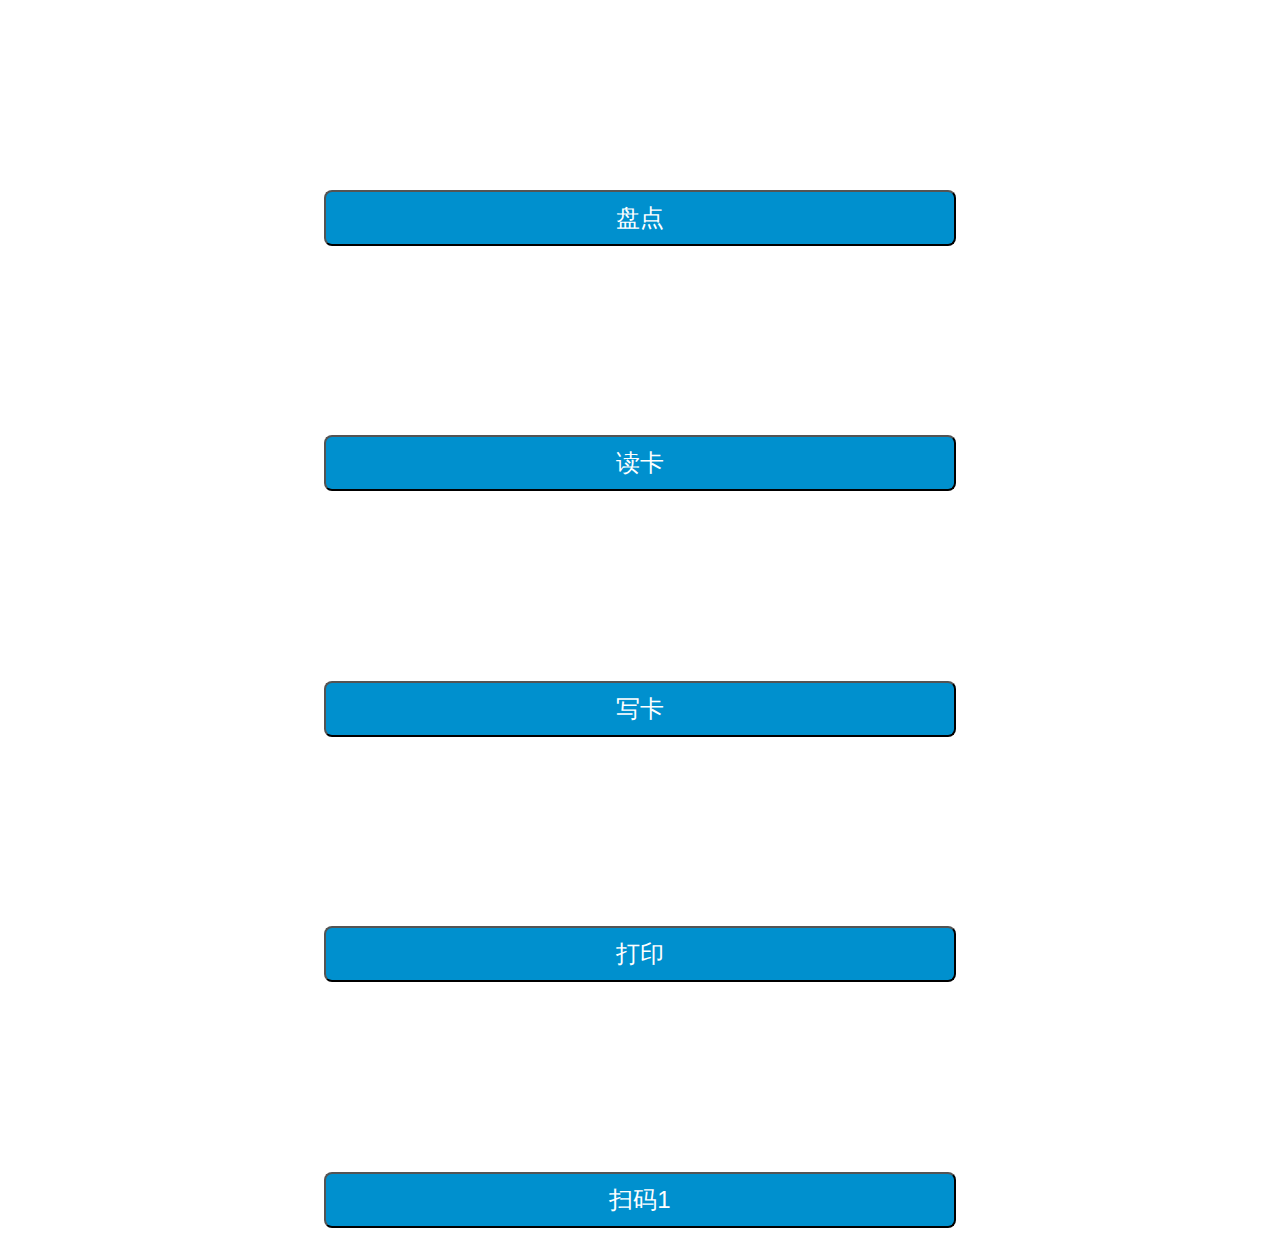
<file: app/src/main/assets/apps/H53986791/www/index.html>
<!DOCTYPE html>
<html>
<head>
	<meta charset="UTF-8">
	<meta name="viewport" content="width=device-width,initial-scale=1,minimum-scale=1,maximum-scale=1,user-scalable=no" />
	<title></title>
	<script src="./js/mui.min.js"></script>
	<link href="./css/mui.min.css"/>
	<style>
	        html{
	            font-size: calc(100vw / 3.75);
	        }
	        body{
	            position:relative;
	        }
	        .banner{
	        	height:100%;
	        }
    		.btn{
    			border-radius: 8px;
    			font-size: 24px;
    			background-color: #0090CE;
    			color: #ffffff;
    			display:block;
    			width: 50%;
				padding: 10px 0 10px;
				outline: none;
    			text-align: center;
    			margin: 0 auto;
    			margin-top: 15%;
    		}
    		.box{
    			border: 1px solid #cccccc;
    		    display:none;
    		    width:2.4rem;
    		    height:3rem;
    		    position:absolute;
    		    top:50%;
    		    left:50%;
    		    margin-left:-1.2rem;
    		    margin-top:-1.5rem;
    		    border-radius:10px;
    		    background-color: #0090CE;
    		}
    		.writeCard{
    			background-color: #0090CE;
    			padding-left:0.1rem;
    			border: 1px solid #cccccc;
    		    display:none;
    		    width:2.4rem;
    		    height:3rem;
    		    position:absolute;
    		    top:50%;
    		    left:50%;
    		    margin-left:-1.2rem;
    		    margin-top:-1.5rem;
    		    border-radius:10px;
    		}
    		.writeCard p{
    			width:95%;
    			height:15%;
    			font-size:0.2rem;
    			position:relative;
    		}
    		.writeCard input{
    			position: absolute;
				width: 1.5rem;
				height: 0.25rem;
				right: 0;
				top: 0;
    		}
    		.btnNode{
    			margin-top:0.1rem;
    			height:25%;
    			position:relative;
    		}
    		.btnNode button{
    			position:absolute;
    			display:inline-block;
    			width:30%;
    			height:50%;
    			top:0.1rem;
    		}
    		.btn1{
    			left:5%;
    		}
    		.btn2{
    			right:5%;
    		}
    	</style>
</head>
<body>
<div class="banner">
	<button class="btn" onclick="Inventory()">盘点</button>
	<button class="btn" onclick="readCard()">读卡</button>
	<button class="btn" onclick="writeCard()">写卡</button>
	<button class="btn" onclick="printCard()">打印</button>
	<button class="btn" onclick="upload()">扫码1</button>
</div>
<div class="box">
	<textarea id="area" style="display:block;height:80%;width:90%;margin:0.1rem auto;" placeholder="请进行手机上的扫码功能~"></textarea>
	<button onclick="closeCard()" style="display:block;width:50%;fontSize:0.2rem;margin:0 auto;">关闭</button>
</div>
<div class="writeCard">
	<p>
		项目：
		<input type="text" id="project">
	</p>
	<p>
		线号：
		<input type="text" id="lineNumber">
	</p>
	<p>
		单管号：
		<input type="text" id="singleNumber">
	</p>
	<div class="btnNode">
		<button class="btn1" onclick="scanq()">扫码1</button>
		<button class="btn2" onclick="done()">写入</button>
	</div>
</div>
<script>
			var activity;
			var UHFService;
			var UHFServiceObj;
			var serviceObj;
			var scanObj;
			var arr = [];
			var scanService;
			var dataArr = [];
			var valStr;
			mui.plusReady(function(){
				activity = plus.android.runtimeMainActivity();
				UHFService = plus.android.importClass("com.epc.uhf.UHFService");
				UHFServiceObj = new UHFService();
				serviceObj  = UHFServiceObj.getService(activity); // 数据对象
				scanObj = plus.android.importClass("com.scandecode.inf.ScanInterface");
				scanService = new scanObj(); // 实例化扫描对象
				plus.android.invoke(scanService,"initService","false"); // 初始扫描服务
			});
			function Inventory(){
				plus.android.invoke(serviceObj,"openDev"); // 设备上电
                var dataObj = plus.android.implements("com.speedata.libuhf.interfaces.OnSpdInventoryListener",{
                    "getInventoryData":function(val){
                    	//if(arr.join("").indexOf(plus.android.invoke(val,"getEpc")) == -1){
                    	//	arr.push(plus.android.invoke(val,"getEpc"));
                    	//}
                    	plus.android.invoke(serviceObj,"inventoryStop");  // 停止盘点
                    	valStr = plus.android.invoke(val,"getEpc");
                    	alert("user数据："+plus.android.invoke(val,"getTid"));
                    }
                });
                plus.android.invoke(serviceObj,"setOnInventoryListener",dataObj); //盘点数据监听
                plus.android.invoke(serviceObj,"inventoryStart"); // 开始盘点
			}
			function readCard(){
			//qinhui  读卡方法示例 // 参数1: int;  0:status 读取状态，成功与否 ;1= byte[] EPCData 目标卡片EPC;2=byte[] ReadData 读到的数据;3=int EPCLen EPC长度;4=int DataLen 读到的数据长度;5=int RSS 信号强度
			//参数2： 16 按16进制数据读取
				var dataObj1 = plus.android.invoke(UHFServiceObj,"getCarData",1,16); // 选卡
				alert(dataObj1);
            }
            function writeCard(){
            //qinhui 写卡方法示例 参数1: 要写入卡片的数据 参数2： 16 按16进制数据写入
            	var dataObj2 = plus.android.invoke(UHFServiceObj,"WriteCar","1 1 1 ",16);
            	alert(dataObj2);
            	//document.querySelector(".writeCard").style.display = "block";
            	//document.querySelector(".banner").style.opacity = 0.1;
				//plus.android.invoke(serviceObj,"setAntennaPower",8); //设置天线功率
				//plus.android.invoke(serviceObj,"getAntennaPower"); //读取当前天线功率值
				//plus.android.invoke(serviceObj,"setFreqRegion",1); //设置频率区域
				//plus.android.invoke(serviceObj,"getFreqRegion"); //获取当前频率区域
				//plus.android.invoke(serviceObj,"setPassword",1,"00000000","11111111"); //设置密码
				//plus.android.invoke(serviceObj,"setLock",1,2,"11111111"); //锁卡
				//plus.android.invoke(serviceObj,"setInvMode",0,2,"11111111"); //设置盘点模式
				//plus.android.invoek(serviceObj,"getInvMode",1); //获取盘点模式信息
            }
            function printCard(){
				alert("你想打印什么?");
            }
            function upload(){
           		alert("Test：qinhui0");
				plus.android.invoke(UHFServiceObj,"scanOne");
				alert("Test：qinhui");
               // document.querySelector(".box").style.display = "block";
               // document.querySelector(".banner").style.opacity = 0.1;
               // document.querySelector("#area").focus();
            }
            function closeCard(){
            	document.querySelector(".box").style.display = "none";
            	document.querySelector(".banner").style.opacity = 1;
            }
            function done(){
            	var projectNode = document.getElementById("project").value;
				var lineNode = document.getElementById("lineNumber").value;
				var singleNode = document.getElementById("singleNumber").value;
				var projectArr = projectNode.split("");
				var lineArr = lineNode.split("");
				var singleArr = singleNode.split("");
				if(projectNode.length == 0){
					mui.toast("请填写项目");
				}else if(lineNode.length == 0){
					mui.toast("请填写线号");
				}else if(singleNode.length == 0){
					mui.toast("请填写单管号");
				}else{
					for(var i =0;i<projectArr.length;i++){
						projectArr[i] = projectArr[i].charCodeAt();
					}
					projectArr.push(32);
					for(var k =0;k<lineArr.length;k++){
						lineArr[k] = lineArr[k].charCodeAt();
					}
					lineArr.push(32);
					for(var j =0;j<singleArr.length;j++){
						singleArr[j] = singleArr[j].charCodeAt();
					}
					singleArr.push(32);
					var messageArr = projectArr.concat(lineArr).concat(singleArr);
					alert(messageArr);
					var dataObj = plus.android.implements("com.speedata.libuhf.interfaces.OnSpdWriteListener",{
						"getWriteData":function(val){
							alert("写入成功："+plus.android.invoke(val,"getEPCData"));
							document.querySelector(".writeCard").style.display = "none";
							document.querySelector(".banner").style.opacity = 1;
						}
					})
					dataObj2 = plus.android.invoke(UHFServiceObj,"WriteCar",messageArr)
					//plus.android.invoke(serviceObj,"setOnWriteListener",dataObj); //写数据监听
					//plus.android.invoke(serviceObj,"writeArea",3,0,22,"00000000",messageArr); //写卡
				}
            }
            function scanq(){
            	alert("Test：qinhui0");
				plus.android.invoke(UHFServiceObj,"scanOne");
				alert("Test：qinhui");
            }
		</script>
</body>
</html>
</file>
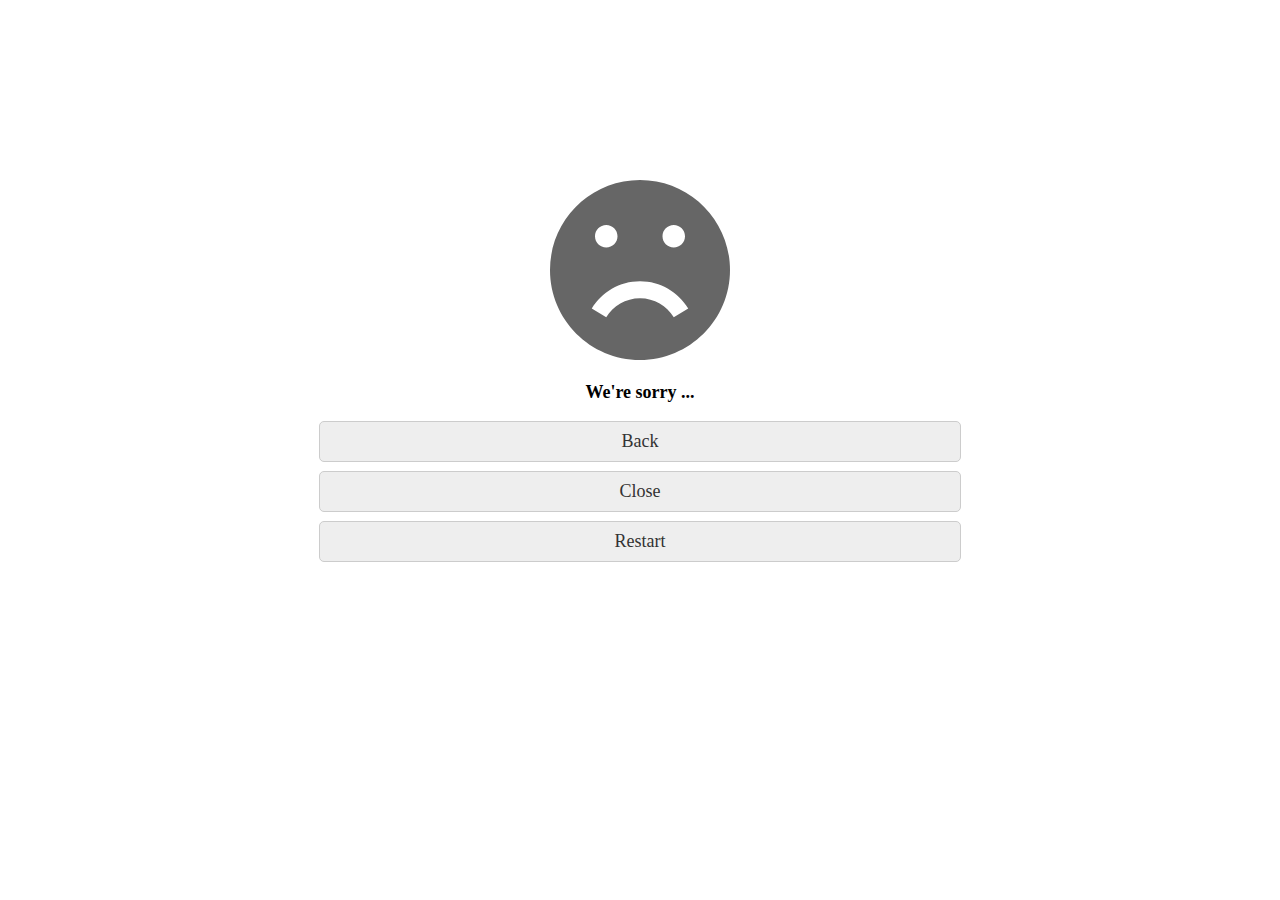
<file: app/src/main/assets/data/dcloud_error.html>
<!DOCTYPE html>
<html>
<head>
    <meta charset="utf-8"/>
    <meta name="viewport" content="initial-scale=1.0, maximum-scale=1.0, user-scalable=no"/>
	<meta name="HandheldFriendly" content="true"/>
	<meta name="MobileOptimized" content="320"/>
	<title>Error</title>
	<script type="text/javascript">
// H5 plus事件处理
var ws=null;
function plusReady(){
	// Android处理返回键
	plus.key.addEventListener('backbutton',function(){
		(history.length==1)&&ws.close();
		var c=setTimeout(function(){
			ws.close();
		},1000);
		window.onbeforeunload=function(){
			clearTimeout(c);
		}
		history.go(-2);
	},false);
	ws=plus.webview.currentWebview();
}
if(window.plus){
	plusReady();
}else{
	document.addEventListener('plusready',plusReady,false);
}
document.addEventListener('touchstart',function(){
    return false;
},true);
// 禁止选择
document.oncontextmenu=function(){
	return false;
};
// 获取错误信息
document.addEventListener("error",function(e){
	info.innerText="请求的页面（"+e.url+"）无法打开";
	console.log("请求的页面无法打开："+e.href);
},false);
	</script>
	<style>
*{
	-webkit-user-select: none;
}
html,body{
	margin: 0px;
	padding: 0px;
	width: 100%;
	height: 100%;
	text-align: center;
	word-break: break-all;
	-webkit-touch-callout:none;
	-webkit-tap-highlight-color:rgba(0,0,0,0);
}
.button{
	width: 50%;
	font-size: 18px;
	font-weight: normal;
	text-decoration: none;
	text-align: center;
	padding: .5em 0em;
	margin: .5em auto;
	color: #333333;
	background-color: #EEEEEE;
	border: 1px solid #CCCCCC;
	-webkit-border-radius: 5px;
	border-radius: 5px;
}
.button:active{
	background-color: #CCCCCC;
}
	</style>
</head>
<body>
	<div style="width:100%;height:20%;"></div>
	<svg xmlns="http://www.w3.org/2000/svg" version="1.1" viewBox="0 0 512 512" style="height:20%;width:30%"> 
	<g id="icomoon-ignore">
		<line stroke-width="1" x1="" y1="" x2="" y2="" stroke="#449FDB" opacity=""></line>
	</g>
	<path d="M256 0c-141.385 0-256 114.615-256 256s114.615 256 256 256 256-114.615 256-256-114.615-256-256-256zM352 128c17.673 0 32 14.327 32 32s-14.327 32-32 32-32-14.327-32-32 14.327-32 32-32zM160 128c17.673 0 32 14.327 32 32s-14.327 32-32 32-32-14.327-32-32 14.327-32 32-32zM352.049 390.37c-19.587-32.574-55.272-54.37-96.049-54.37s-76.462 21.796-96.049 54.37l-41.164-24.698c27.98-46.535 78.958-77.672 137.213-77.672s109.232 31.137 137.213 77.672l-41.164 24.698z" fill="#666666"></path>
    </svg>
	<p style="font-size:18px;font-weight:bolder;">We're sorry ...</p>
	<p id="info" style="font-size:12px;"></p>
	<!--<div class="button" onclick="history.back()">Retry</div>-->
	<div class="button" onclick="if(history.length == 1){ws.close();}else{ws.back();ws.back();}">Back</div>
	<div class="button" onclick="ws.close()">Close</div>
	<div class="button" onclick="plus.runtime.restart()">Restart</div>
</body>
</html>
</file>
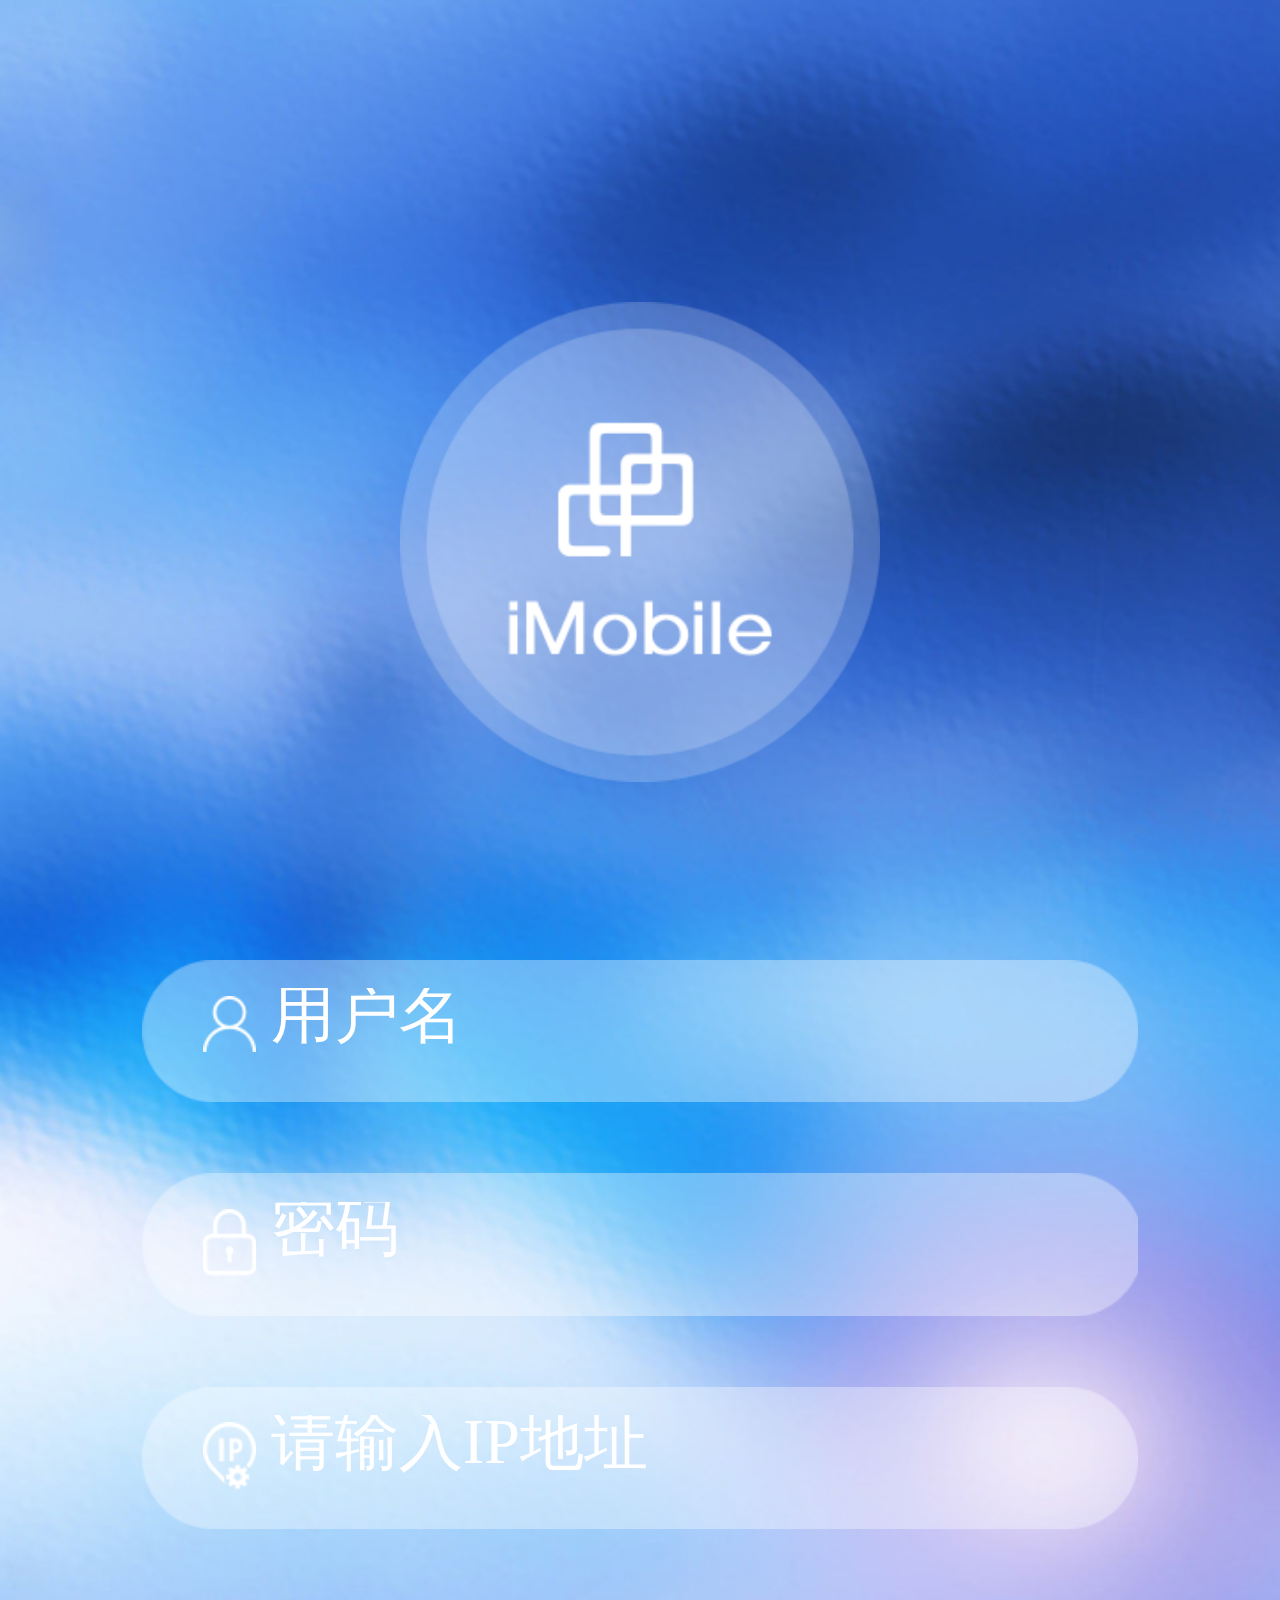
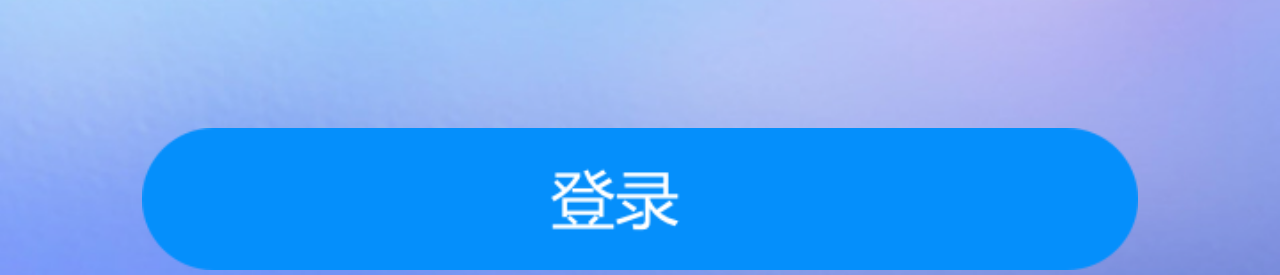
<file: app/src/main/assets/apps/H53986791/www/index1.html>
<!DOCTYPE html>
<html ng-app="LiuHua" manifest="manifest.appcache">
<head>
    <meta charset="utf-8">
    <meta name="viewport" content="width=device-width,initial-scale=1,minimum-scale=1,maximum-scale=1,user-scalable=no" />
	<title></title>
	<script type="text/javascript" src="./js/angular.js"></script>
    <script type="text/javascript" src="./js/mui.min.js"></script>
    <script type="text/javascript" src="./js/config.js"></script>
    <link href="./css/mui.min.css" rel="stylesheet"/>
    <style>
    		html{
    			height: 100%;
    		}
			body{
				background: url('./img/bj.png') no-repeat;
				background-size: cover;
				height: 100%;
			}
			.imgs{
				margin-top: 0;
				width: 100%;
				height: 4.4rem;
			}
			.logo{
				width: 2.7rem;
				position: relative;
				top: 1.7rem;
				left: 50%;
				margin-left: -1.35rem;
			}
			.user,.pass{
				width: 5.6rem;
				height: 0.8rem;
				background: url('./img/userBorder.png');
				background-size: cover;
				margin: 0 auto;
				position: relative;
			}
			.user{
				margin-top: 1rem;
			}
			.pass{
				margin-top: 0.4rem;
			}
			.icon{
				width: 0.3rem;
				position: absolute;
				left: 0.34rem;
				top: 0.2rem;
			}
			.icon1{
				height: 0.32rem;
			}
			.icon2{
				height: 0.38rem;
			}
			input{
				position: absolute;
				width: 4.6rem !important;
				height: 0.48rem !important;
				left: 0.64rem;
				top: 0.16rem;
				border: none !important;
				outline:none !important;
				background-color: transparent !important;
			}
			input::-webkit-input-placeholder{
				color: #FFFFFFFF;
				font-family: MicrosoftYaHei;
				font-size: 0.36rem;
				line-height: 0.48rem;
			}
			.login{
				width: 5.6rem;
				height: 0.8rem;
				position: relative;
				margin-top: 1.12rem;
				left: 50%;
				margin-left: -2.8rem;
			}
		</style>

    <script type="text/javascript" charset="utf-8">
    	document.documentElement.style.fontSize = document.documentElement.clientWidth / 720*100 + 'px';
	</script>
</head>
<body ng-controller="MyLogin">
	<div class="imgs">
		<img class="logo" src="./img/logo.png" />
	</div>
	<div class="user">
		<img class="icon1 icon" src="./img/username.png" />
		<input type="text" ng-model="username" placeholder="用户名" />
	</div>
	<div class="pass">
		<img class="icon2 icon" src="./img/password.png" />
		<input type="password" ng-model="pass" placeholder="密码" />
	</div>
	
	<div class="pass">
		<img class="icon2 icon" src="./img/ip.png">
		<input type="text" class="" placeholder="请输入IP地址" ng-model="ipname"/>
	</div>
	<img class="login" ng-click="login()" src="./img/button.png" />
	<script>
		angular.module('LiuHua',[])
		.controller("MyLogin",function($scope){
			mui.plusReady(function(){
				var activity = plus.android.runtimeMainActivity();
				var UHFService = plus.android.importClass("com.epc.uhf.UHFService");
				var UHFServiceObj = new UHFService();
				var serviceObj  = UHFServiceObj.getService(activity);
				//=====================盘点
				//plus.android.invoke(serviceObj,"openDev"); // 设备上电 0
				//plus.android.invoke(serviceObj,"inventoryStart"); // 开始盘点
				//var dataObj = plus.android.implements("com.speedata.libuhf.interfaces.",{
				//	"getInventoryData":function(val){
				//		alert('1111==========='+plus.android.invoke(val,"getEpc"));
				//	}
				//});
				//plus.android.invoke(serviceObj,"setOnInventoryListener",dataObj);
				//plus.android.invoke(serviceObj,"inventoryStop"); // 停止盘点
				//=====================读卡
				//plus.android.invoke(serviceObj,"readArea",[1,2,6,"00000000"]);
				var messages = plus.android.implements("com.speedata.libuhf.interfaces.OnSpdReadListener",{
					"getReadData":function(data){
						alert('2222===========');
					}
				})
				alert(messages);
				alert(plus.android.invoke(serviceObj,"selectCard",[1,2,true]));
				plus.android.invoke(serviceObj,"setOnReadListener",messages);
				//var pw = new ser(ser.PowerType.MAIN, 94);
				//var stt = plus.android.runtimeMainActivity();
				//var mContext = stt.getApplicationContext();
				//alert("mContext======"+mContext);
				//var dlg = plus.android.importClass("com.speedata.libuhf.UHFManager");
				//var sss = dlg.getUHFService(stt.this);
				//alert("sss==="+sss);
				//var fac = plus.android.importClass("com.speedata.libuhf.utils.SharedXmlUtil");
				//var fas = fac.getInstance(mContext).read("modle", "");
				//alert("fas=="+fas);
				//var version = plus.android.importClass("android.os.Build");
				//var vers = version.MODEL;
				//alert("vers===="+vers);
				//var facl = plus.android.importClass("com.speedata.libuhf.utils.ConfigUtils");
				//var fasl = facl.readConfig(mContext).getUhf().getModule();
				//alert("fas1==="+fasl);
				//var ser = plus.android.importClass("android.serialport.DeviceControlSpd");
				//alert("ser====="+ser);
				//var pw = new ser(ser.PowerType.MAIN, 94);
				//alert("pw==========="+pw);
				//pw.PowerOnDevice();
				//var power = powerOn(ser.PowerType.MAIN, 94);
				//alert("power======"+power);
				//var str = new dlg();
				//var sss = str.getUHFService(stt.this);
				//var sss = plus.android.invoke(str,"getUHFService",stt.this);
				//var dlgd = plus.android.newObject("com.speedata.libuhf.UHFManager");
				//var str = plus.android.invoke(dlgd,"getUHFService",stt.this);
				//alert(str);
			})
			/*var clientId;
			var u = navigator.userAgent;
			if(u.indexOf("iPhone") > -1){
				var t1 = window.setInterval(function(){
					clientId = plus.push.getClientInfo().clientid;
					if(clientId){
						window.clearInterval(t1);
						openHome();
					}
				},50);
			}else{
				mui.plusReady(function(){
					clientId = plus.push.getClientInfo().clientid;
				})
			}
			function openHome(){
				if($scope.username.length == 0){
					mui.toast("请输入用户名");
				}else if($scope.pass.length == 0){
					mui.toast("请输入密码");
				}else if($scope.ipname.length == 0){
					mui.toast("请输入ip地址");
				}else{
					localStorage.setItem("ipName",$scope.ipname);
					mui.plusReady(function(){
						var wt = plus.nativeUI.showWaiting();
						var xhr = new plus.net.XMLHttpRequest();
						xhr.onreadystatechange = function(){
							switch ( xhr.readyState ) {
								case 4:
								if ( xhr.status == 200 ) {
									var accessToken = JSON.parse(xhr.responseText).access_token;
									var refreshToken = JSON.parse(xhr.responseText).refresh_token;
									localStorage.setItem("refreshToken",refreshToken);
									var value = "Bearer "+accessToken;
									var expiresIn = JSON.parse(xhr.responseText).expires_in;
									localStorage.setItem("expiresIn",expiresIn);
									localStorage.setItem("userName",$scope.username);
									localStorage.setItem("passWord",$scope.pass);
									localStorage.setItem("accessToken",value);
									var newXhr = new plus.net.XMLHttpRequest();
									newXhr.onreadystatechange = function(){
										switch(newXhr.readyState){
											case 4:
											if(newXhr.status == 200){
												var xhrClient = new plus.net.XMLHttpRequest();
												xhrClient.onreadystatechange = function(){
													switch(xhrClient.readyState){
														case 4:
														if(xhrClient.status == 200){
															var userNameCnNode = JSON.parse(newXhr.responseText).userNameCn;
															var authorityNode = JSON.parse(newXhr.responseText).authorities[0].authority;
															localStorage.setItem("scan","");
															localStorage.setItem("userNameCn",userNameCnNode);
															localStorage.setItem("authority",authorityNode);
															mui.toast("登录成功~");
															mui.openWindow({
																url:'html/home.html',
																id:'home.html'
															});
															wt.close();
														}
													}
												}
												xhrClient.open("GET",$scope.ipname+"/setClientId/"+$scope.username+"/"+clientId,false);
												xhrClient.send(null);
											}
										}
									}
									newXhr.open("GET",$scope.ipname+"/sso/user",false);
//									newXhr.open("GET","http://192.168.0.2:8888/sso/user",false);
	//								newXhr.open("GET","http://10.192.24.90:80/sso/user",false);
									newXhr.setRequestHeader("Authorization",value);
									newXhr.send(null);
								} else {
									mui.toast("请输入正确的用户名和密码");
									wt.close();
								}
								break;
							}
						}
						xhr.open("POST",$scope.ipname+"/sso/oauth/token",false);
//						xhr.open("POST","http://192.168.0.2:8888/sso/oauth/token",false);
	//					xhr.open("POST","http://10.192.24.90:80/sso/oauth/token",false);
						xhr.setRequestHeader("Content-Type","application/x-www-form-urlencoded");
						xhr.setRequestHeader("Authorization","Basic aW1vYmlsZTppbW9iaWxlc2VjcmV0");
						var datas = 'grant_type=password&scope=imobile&client_id=imobile&username='+$scope.username+'&password='+$scope.pass;
						xhr.send(datas);
					})
				}
			}
			var userName = localStorage.getItem('userName');
			var passWord = localStorage.getItem('passWord');
			var ipName = localStorage.getItem('ipName');
			$scope.$watch('$viewContentLoaded',function(){
				if(userName != null && passWord != null && ipName != null){
					$scope.username = userName;
					$scope.pass = passWord;
					$scope.ipname = ipName;
					openHome();
				}else{
					$scope.username = "";
					$scope.pass = "";
					$scope.ipname = "http://10.192.24.92:80";
//					$scope.ipname = "http://124.42.16.82:9081";
				}
			})
			$scope.login = function(){
				openHome();
			};*/
		})
	</script>
</body>
</html>
</file>
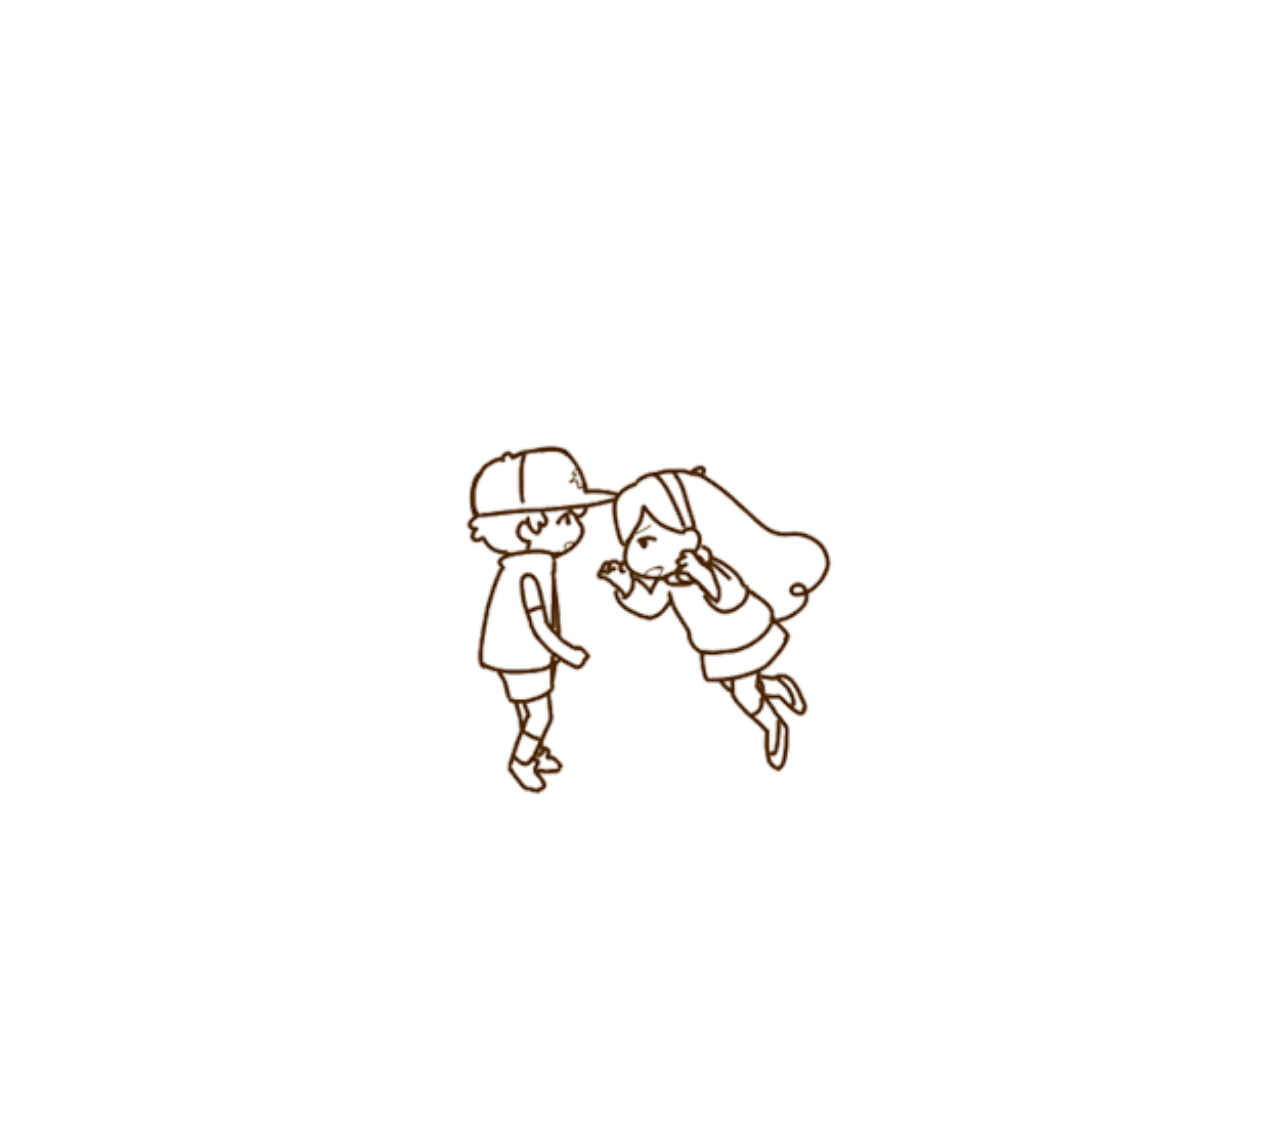
<file: app/src/main/assets/apps/H53986791/www/offline.html>
<!DOCTYPE html>
<html>
<head>
	<meta charset="UTF-8">
	<meta name="viewport" content="width=device-width,initial-scale=1,minimum-scale=1,maximum-scale=1,user-scalable=no"
	<title></title>
	<style>
			html{
				font-size: calc(100vw / 3.75);
			}
			img{
				display: block;
				margin: 20% auto;
				width: 3rem;
				opacity: 1;
			}
	</style>
</head>
<body>
<img src="img/offline1.gif">
</body>
</html>
</file>
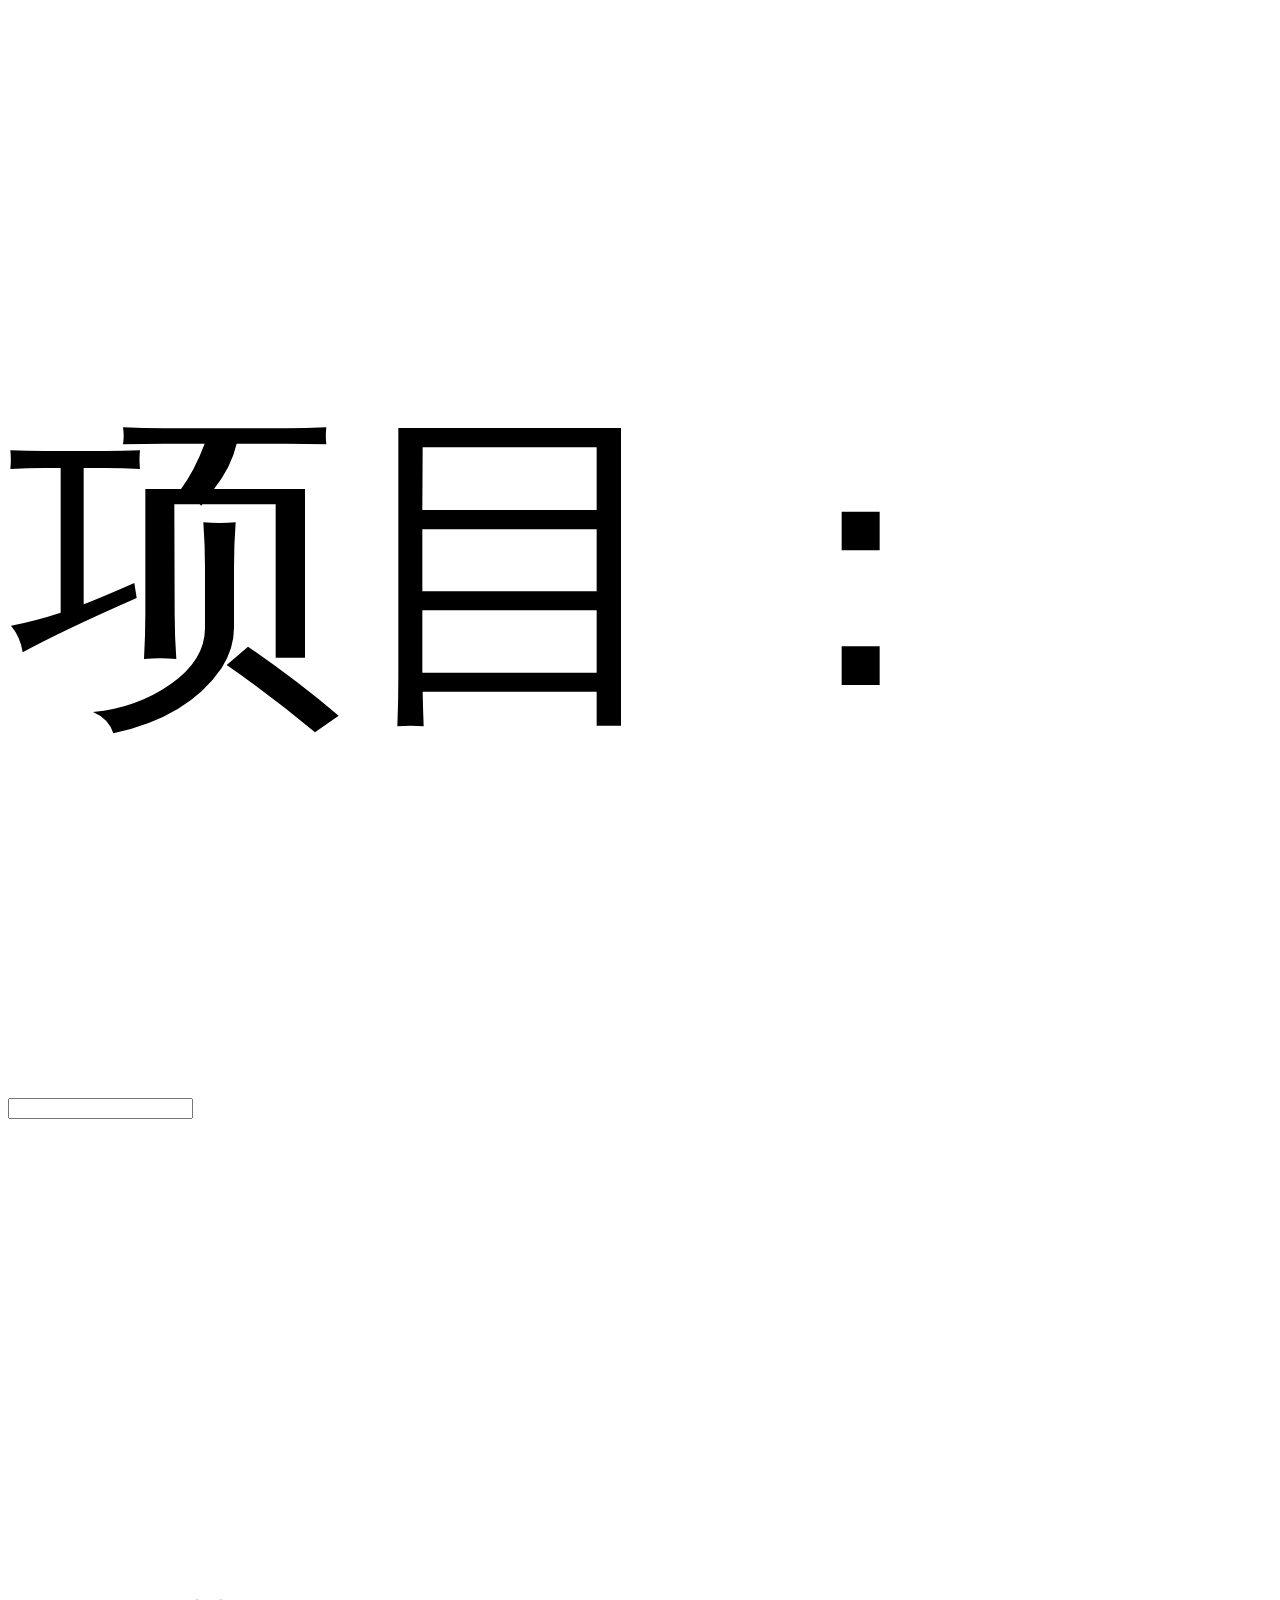
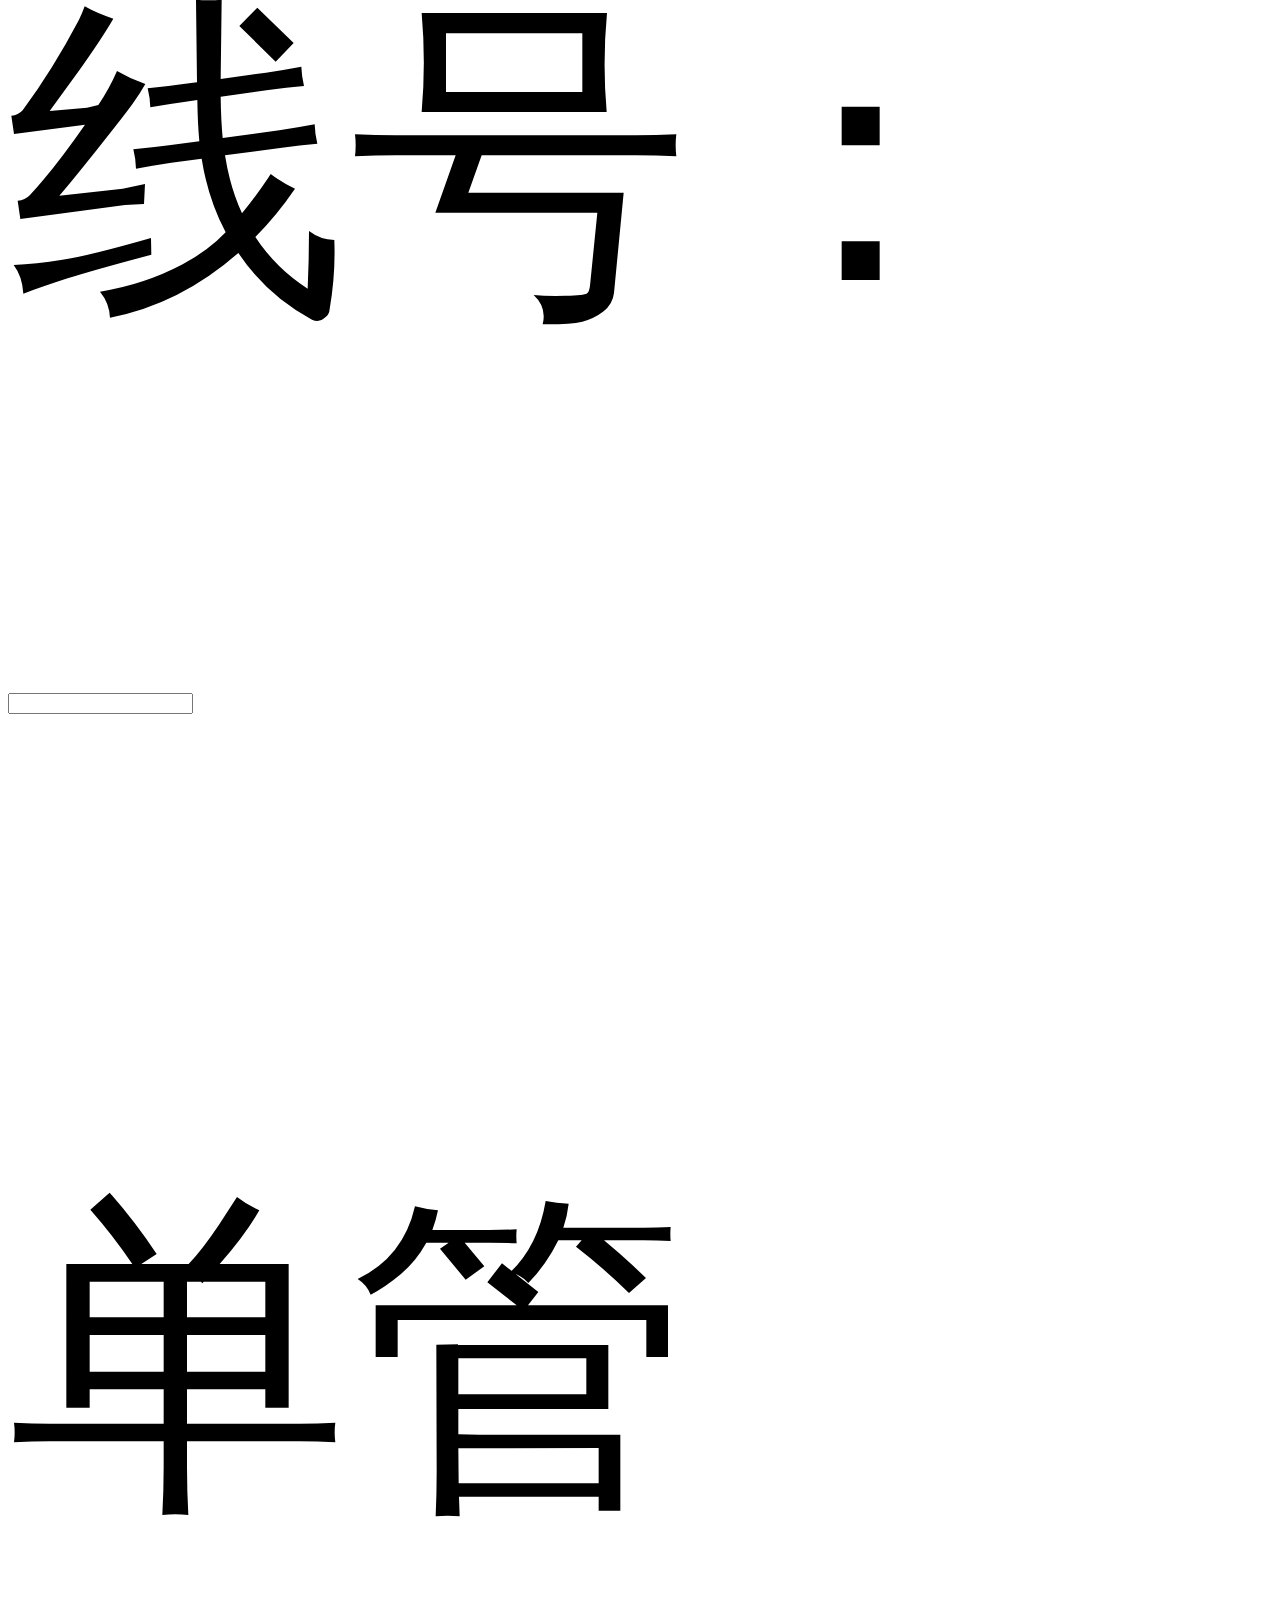
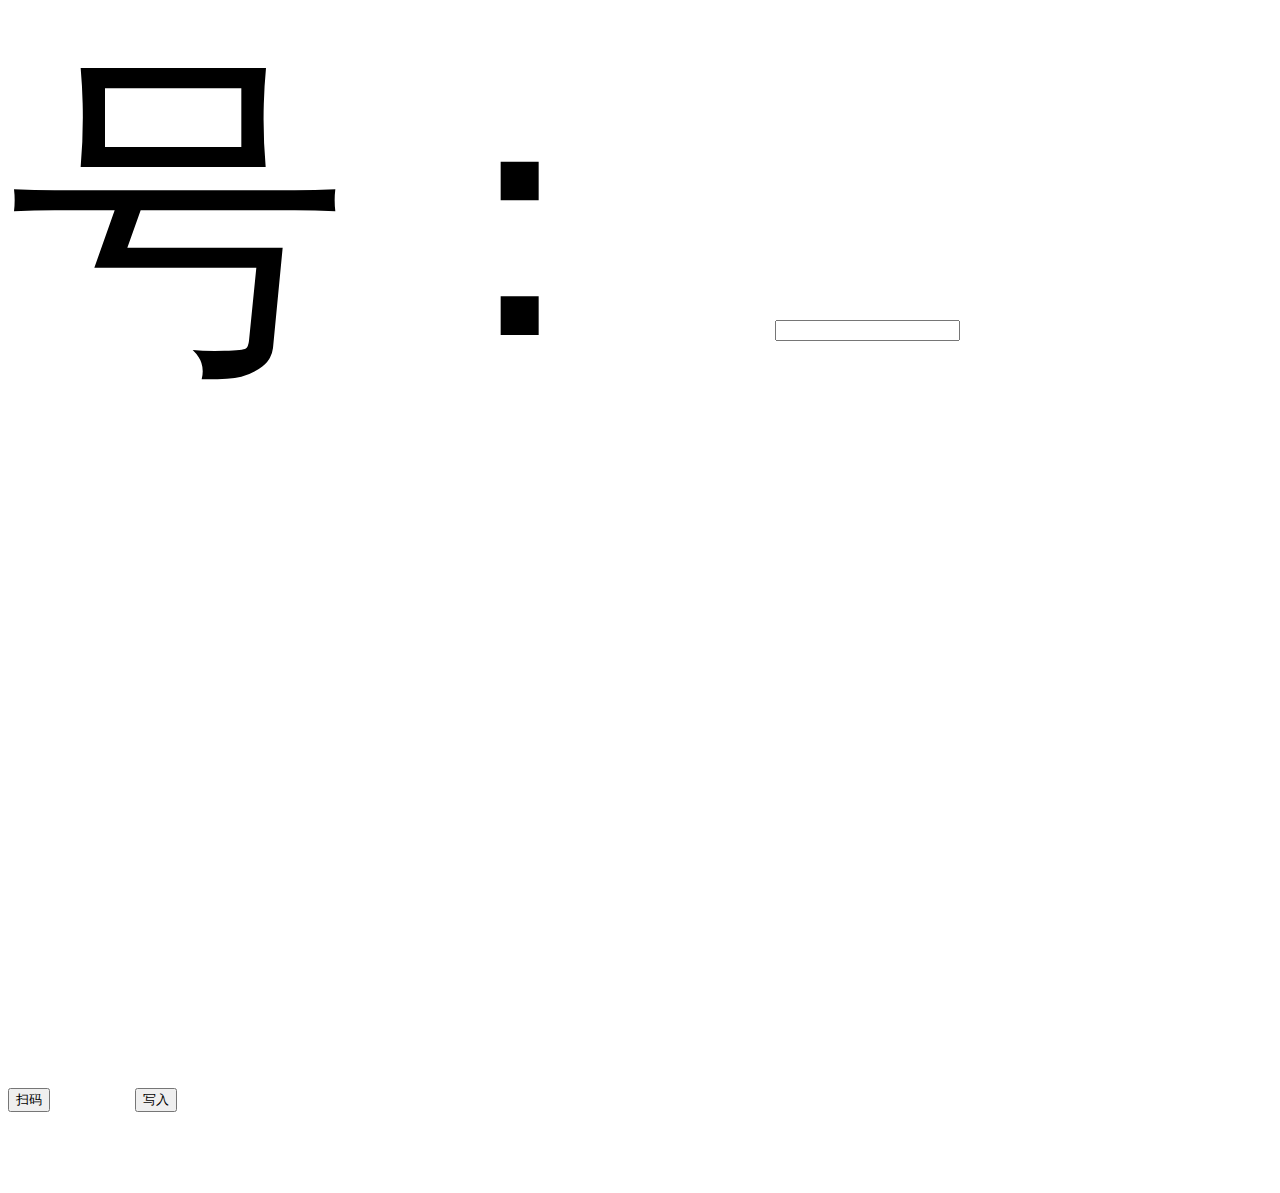
<file: app/src/main/assets/apps/H53986791/www/writeCard.html>
<!DOCTYPE html>
<html>
<head>
    <meta charset="UTF-8">
    <meta name="viewport" content="width=device-width,initial-scale=1,minimum-scale=1,maximum-scale=1,user-scalable=no"
    <title></title>
    <script src="./js/mui.min.js"></script>
    <link href="./css/mui.min.css"/>
    <style>
			html{
				font-size: calc(100vw / 3.75);
			}
	</style>
</head>
<body>
    <p>
        项目：
        <input type="text" id="project">
    </p>
    <p>
        线号：
        <input type="text" id="lineNumber">
    </p>
    <p>
        单管号：
        <input type="text" id="singleNumber">
    </p>
    <button onclick="scan()">扫码</button>
    <button onclick="done()">写入</button>
<script>
    var projectNode = document.getElementById("#project");
    var lineNode = document.getElementById("#lineNumber");
    var singleNode = document.getElementById("#singleNumber");
    function (){
        if(projectNode.length == 0){
            mui.toast("请填写项目");
        }else if(lineNode.length == 0){
            mui.toast("请填写线号");
        }else if(singleNode.length == 0){
            mui.toast("请填写单管号");
        }else{
            plus.android.invoke(serviceObj,"writeArea",3,2,2,"00000000",[2,2,2,2]); //写卡
            var dataObj = plus.android.implements("com.speedata.libuhf.interfaces.OnSpdWriteListener",{
                "getWriteData":function(val){
                    alert("写入成功："+plus.android.invoke(val,"getEPCData"));
                }
            })
            plus.android.invoke(serviceObj,"setOnWriteListener",dataObj); //写数据监听
        }
    }
</script>
</body>
</html>
</file>
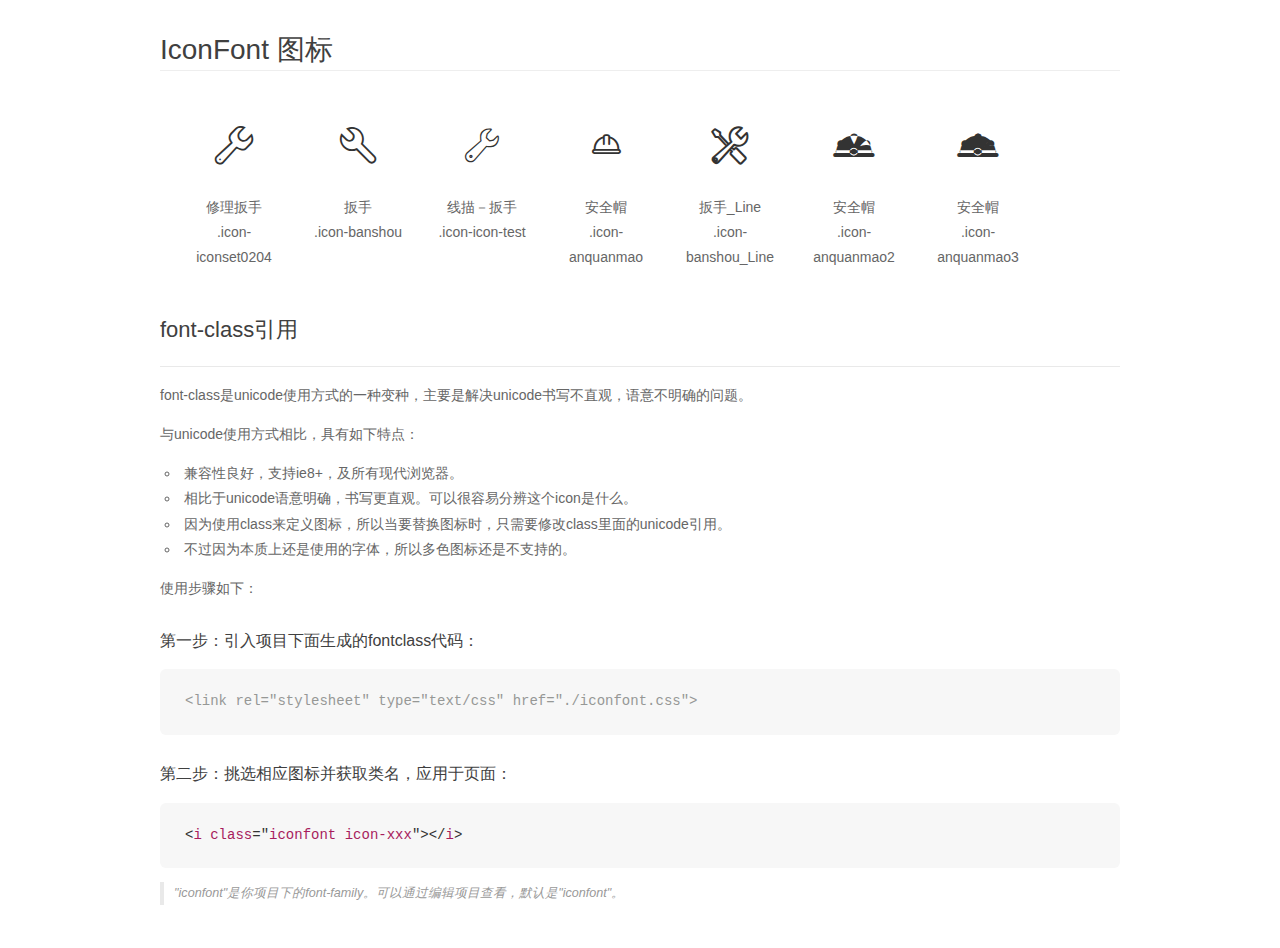
<file: app/src/main/assets/apps/H53986791/www/iconFont/demo_fontclass.html>
<!DOCTYPE html>
<html>
<head>
    <meta charset="utf-8"/>
    <title>IconFont</title>
    <link rel="stylesheet" href="demo.css">
    <link rel="stylesheet" href="iconfont.css">
</head>
<body>
    <div class="main markdown">
        <h1>IconFont 图标</h1>
        <ul class="icon_lists clear">
            
                <li>
                <i class="icon iconfont icon-iconset0204"></i>
                    <div class="name">修理扳手</div>
                    <div class="fontclass">.icon-iconset0204</div>
                </li>
            
                <li>
                <i class="icon iconfont icon-banshou"></i>
                    <div class="name">扳手</div>
                    <div class="fontclass">.icon-banshou</div>
                </li>
            
                <li>
                <i class="icon iconfont icon-icon-test"></i>
                    <div class="name">线描－扳手</div>
                    <div class="fontclass">.icon-icon-test</div>
                </li>
            
                <li>
                <i class="icon iconfont icon-anquanmao"></i>
                    <div class="name">安全帽</div>
                    <div class="fontclass">.icon-anquanmao</div>
                </li>
            
                <li>
                <i class="icon iconfont icon-banshou_Line"></i>
                    <div class="name">扳手_Line</div>
                    <div class="fontclass">.icon-banshou_Line</div>
                </li>
            
                <li>
                <i class="icon iconfont icon-anquanmao2"></i>
                    <div class="name">安全帽</div>
                    <div class="fontclass">.icon-anquanmao2</div>
                </li>
            
                <li>
                <i class="icon iconfont icon-anquanmao3"></i>
                    <div class="name">安全帽</div>
                    <div class="fontclass">.icon-anquanmao3</div>
                </li>
            
        </ul>

        <h2 id="font-class-">font-class引用</h2>
        <hr>

        <p>font-class是unicode使用方式的一种变种，主要是解决unicode书写不直观，语意不明确的问题。</p>
        <p>与unicode使用方式相比，具有如下特点：</p>
        <ul>
        <li>兼容性良好，支持ie8+，及所有现代浏览器。</li>
        <li>相比于unicode语意明确，书写更直观。可以很容易分辨这个icon是什么。</li>
        <li>因为使用class来定义图标，所以当要替换图标时，只需要修改class里面的unicode引用。</li>
        <li>不过因为本质上还是使用的字体，所以多色图标还是不支持的。</li>
        </ul>
        <p>使用步骤如下：</p>
        <h3 id="-fontclass-">第一步：引入项目下面生成的fontclass代码：</h3>


        <pre><code class="lang-js hljs javascript"><span class="hljs-comment">&lt;link rel="stylesheet" type="text/css" href="./iconfont.css"&gt;</span></code></pre>
        <h3 id="-">第二步：挑选相应图标并获取类名，应用于页面：</h3>
        <pre><code class="lang-css hljs">&lt;<span class="hljs-selector-tag">i</span> <span class="hljs-selector-tag">class</span>="<span class="hljs-selector-tag">iconfont</span> <span class="hljs-selector-tag">icon-xxx</span>"&gt;&lt;/<span class="hljs-selector-tag">i</span>&gt;</code></pre>
        <blockquote>
        <p>"iconfont"是你项目下的font-family。可以通过编辑项目查看，默认是"iconfont"。</p>
        </blockquote>
    </div>
</body>
</html>
</file>
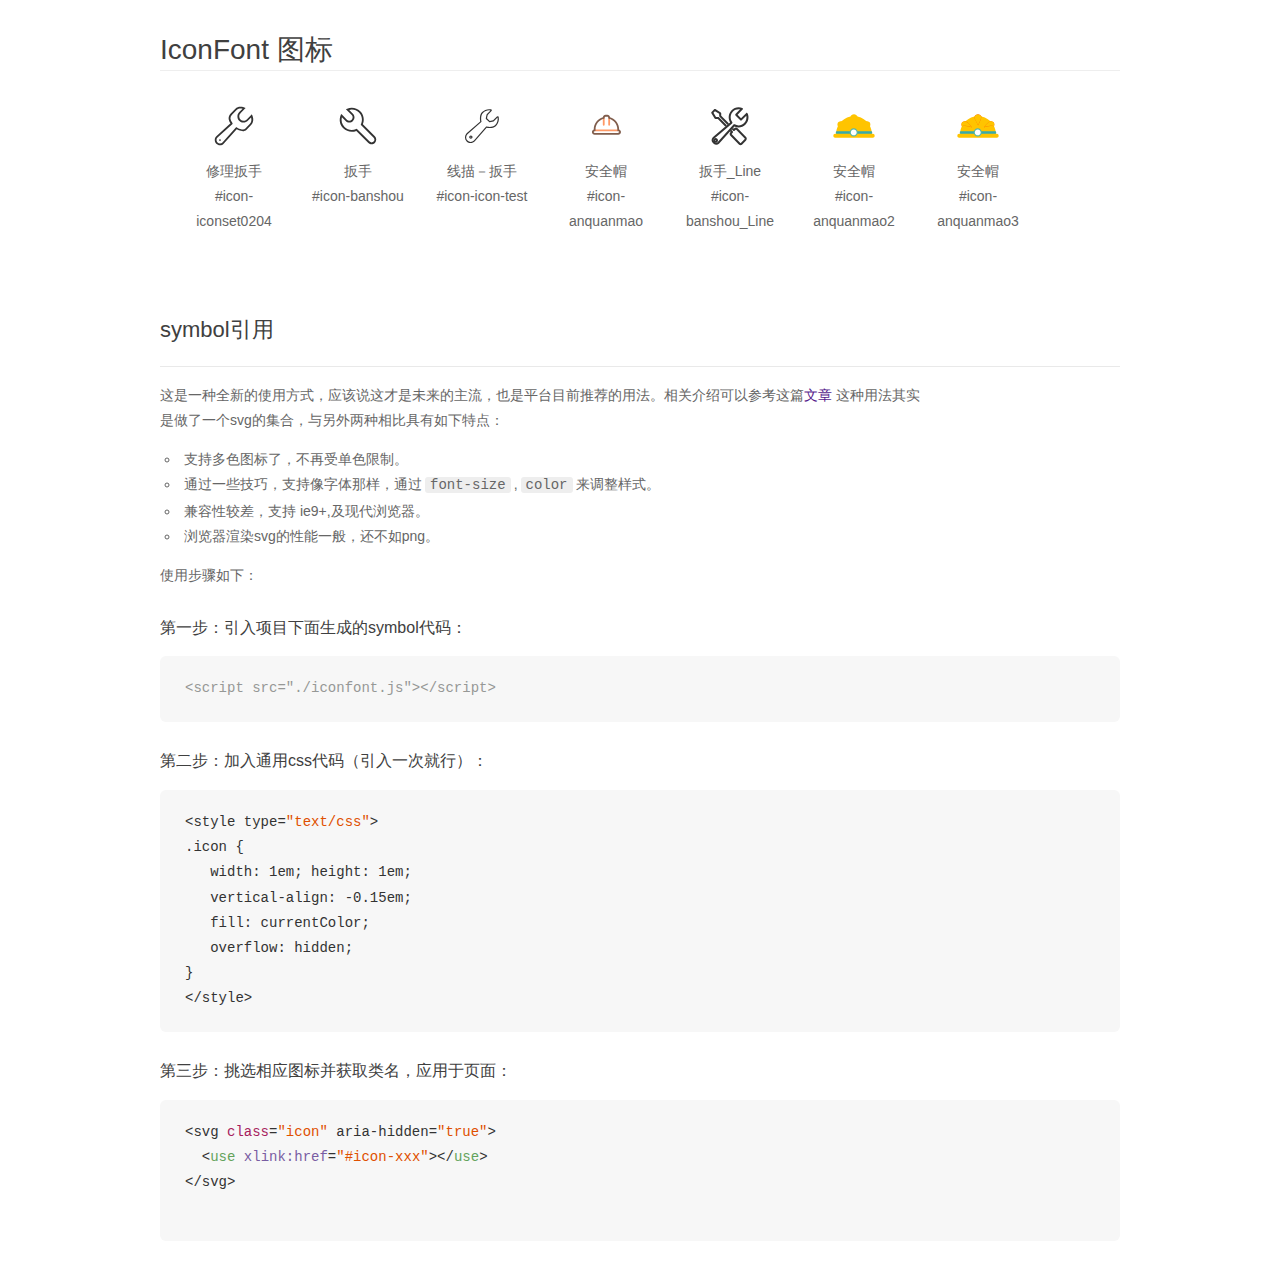
<file: app/src/main/assets/apps/H53986791/www/iconFont/demo_symbol.html>
<!DOCTYPE html>
<html>
<head>
    <meta charset="utf-8"/>
    <title>IconFont</title>
    <link rel="stylesheet" href="demo.css">
    <script src="iconfont.js"></script>

    <style type="text/css">
        .icon {
          /* 通过设置 font-size 来改变图标大小 */
          width: 1em; height: 1em;
          /* 图标和文字相邻时，垂直对齐 */
          vertical-align: -0.15em;
          /* 通过设置 color 来改变 SVG 的颜色/fill */
          fill: currentColor;
          /* path 和 stroke 溢出 viewBox 部分在 IE 下会显示
             normalize.css 中也包含这行 */
          overflow: hidden;
        }

    </style>
</head>
<body>
    <div class="main markdown">
        <h1>IconFont 图标</h1>
        <ul class="icon_lists clear">
            
                <li>
                    <svg class="icon" aria-hidden="true">
                        <use xlink:href="#icon-iconset0204"></use>
                    </svg>
                    <div class="name">修理扳手</div>
                    <div class="fontclass">#icon-iconset0204</div>
                </li>
            
                <li>
                    <svg class="icon" aria-hidden="true">
                        <use xlink:href="#icon-banshou"></use>
                    </svg>
                    <div class="name">扳手</div>
                    <div class="fontclass">#icon-banshou</div>
                </li>
            
                <li>
                    <svg class="icon" aria-hidden="true">
                        <use xlink:href="#icon-icon-test"></use>
                    </svg>
                    <div class="name">线描－扳手</div>
                    <div class="fontclass">#icon-icon-test</div>
                </li>
            
                <li>
                    <svg class="icon" aria-hidden="true">
                        <use xlink:href="#icon-anquanmao"></use>
                    </svg>
                    <div class="name">安全帽</div>
                    <div class="fontclass">#icon-anquanmao</div>
                </li>
            
                <li>
                    <svg class="icon" aria-hidden="true">
                        <use xlink:href="#icon-banshou_Line"></use>
                    </svg>
                    <div class="name">扳手_Line</div>
                    <div class="fontclass">#icon-banshou_Line</div>
                </li>
            
                <li>
                    <svg class="icon" aria-hidden="true">
                        <use xlink:href="#icon-anquanmao2"></use>
                    </svg>
                    <div class="name">安全帽</div>
                    <div class="fontclass">#icon-anquanmao2</div>
                </li>
            
                <li>
                    <svg class="icon" aria-hidden="true">
                        <use xlink:href="#icon-anquanmao3"></use>
                    </svg>
                    <div class="name">安全帽</div>
                    <div class="fontclass">#icon-anquanmao3</div>
                </li>
            
        </ul>


        <h2 id="symbol-">symbol引用</h2>
        <hr>

        <p>这是一种全新的使用方式，应该说这才是未来的主流，也是平台目前推荐的用法。相关介绍可以参考这篇<a href="">文章</a>
        这种用法其实是做了一个svg的集合，与另外两种相比具有如下特点：</p>
        <ul>
          <li>支持多色图标了，不再受单色限制。</li>
          <li>通过一些技巧，支持像字体那样，通过<code>font-size</code>,<code>color</code>来调整样式。</li>
          <li>兼容性较差，支持 ie9+,及现代浏览器。</li>
          <li>浏览器渲染svg的性能一般，还不如png。</li>
        </ul>
        <p>使用步骤如下：</p>
        <h3 id="-symbol-">第一步：引入项目下面生成的symbol代码：</h3>
        <pre><code class="lang-js hljs javascript"><span class="hljs-comment">&lt;script src="./iconfont.js"&gt;&lt;/script&gt;</span></code></pre>
        <h3 id="-css-">第二步：加入通用css代码（引入一次就行）：</h3>
        <pre><code class="lang-js hljs javascript">&lt;style type=<span class="hljs-string">"text/css"</span>&gt;
.icon {
   width: <span class="hljs-number">1</span>em; height: <span class="hljs-number">1</span>em;
   vertical-align: <span class="hljs-number">-0.15</span>em;
   fill: currentColor;
   overflow: hidden;
}
&lt;<span class="hljs-regexp">/style&gt;</span></code></pre>
        <h3 id="-">第三步：挑选相应图标并获取类名，应用于页面：</h3>
        <pre><code class="lang-js hljs javascript">&lt;svg <span class="hljs-class"><span class="hljs-keyword">class</span></span>=<span class="hljs-string">"icon"</span> aria-hidden=<span class="hljs-string">"true"</span>&gt;<span class="xml"><span class="hljs-tag">
  &lt;<span class="hljs-name">use</span> <span class="hljs-attr">xlink:href</span>=<span class="hljs-string">"#icon-xxx"</span>&gt;</span><span class="hljs-tag">&lt;/<span class="hljs-name">use</span>&gt;</span>
</span>&lt;<span class="hljs-regexp">/svg&gt;
        </span></code></pre>
    </div>
</body>
</html>
</file>
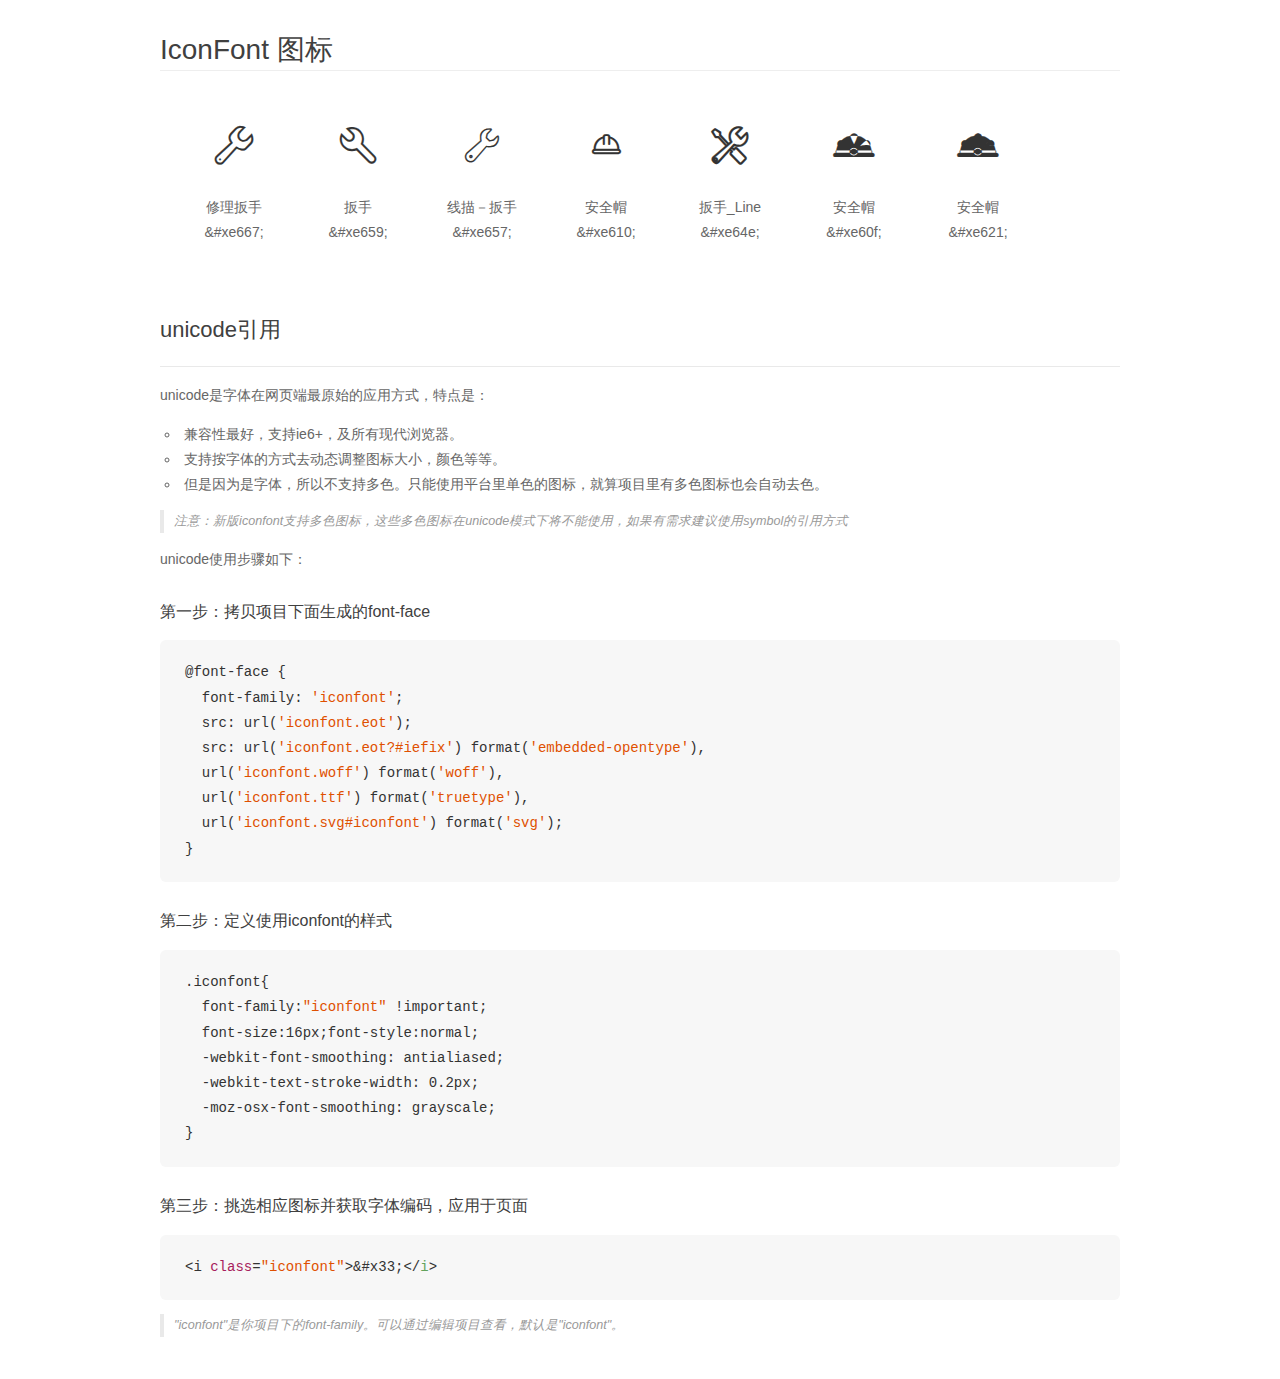
<file: app/src/main/assets/apps/H53986791/www/iconFont/demo_unicode.html>
<!DOCTYPE html>
<html>
<head>
    <meta charset="utf-8"/>
    <title>IconFont</title>
    <link rel="stylesheet" href="demo.css">

    <style type="text/css">

        @font-face {font-family: "iconfont";
          src: url('iconfont.eot'); /* IE9*/
          src: url('iconfont.eot#iefix') format('embedded-opentype'), /* IE6-IE8 */
          url('iconfont.woff') format('woff'), /* chrome, firefox */
          url('iconfont.ttf') format('truetype'), /* chrome, firefox, opera, Safari, Android, iOS 4.2+*/
          url('iconfont.svg#iconfont') format('svg'); /* iOS 4.1- */
        }

        .iconfont {
          font-family:"iconfont" !important;
          font-size:16px;
          font-style:normal;
          -webkit-font-smoothing: antialiased;
          -webkit-text-stroke-width: 0.2px;
          -moz-osx-font-smoothing: grayscale;
        }

    </style>
</head>
<body>
    <div class="main markdown">
        <h1>IconFont 图标</h1>
        <ul class="icon_lists clear">
            
                <li>
                <i class="icon iconfont">&#xe667;</i>
                    <div class="name">修理扳手</div>
                    <div class="code">&amp;#xe667;</div>
                </li>
            
                <li>
                <i class="icon iconfont">&#xe659;</i>
                    <div class="name">扳手</div>
                    <div class="code">&amp;#xe659;</div>
                </li>
            
                <li>
                <i class="icon iconfont">&#xe657;</i>
                    <div class="name">线描－扳手</div>
                    <div class="code">&amp;#xe657;</div>
                </li>
            
                <li>
                <i class="icon iconfont">&#xe610;</i>
                    <div class="name">安全帽</div>
                    <div class="code">&amp;#xe610;</div>
                </li>
            
                <li>
                <i class="icon iconfont">&#xe64e;</i>
                    <div class="name">扳手_Line</div>
                    <div class="code">&amp;#xe64e;</div>
                </li>
            
                <li>
                <i class="icon iconfont">&#xe60f;</i>
                    <div class="name">安全帽</div>
                    <div class="code">&amp;#xe60f;</div>
                </li>
            
                <li>
                <i class="icon iconfont">&#xe621;</i>
                    <div class="name">安全帽</div>
                    <div class="code">&amp;#xe621;</div>
                </li>
            
        </ul>
        <h2 id="unicode-">unicode引用</h2>
        <hr>

        <p>unicode是字体在网页端最原始的应用方式，特点是：</p>
        <ul>
        <li>兼容性最好，支持ie6+，及所有现代浏览器。</li>
        <li>支持按字体的方式去动态调整图标大小，颜色等等。</li>
        <li>但是因为是字体，所以不支持多色。只能使用平台里单色的图标，就算项目里有多色图标也会自动去色。</li>
        </ul>
        <blockquote>
        <p>注意：新版iconfont支持多色图标，这些多色图标在unicode模式下将不能使用，如果有需求建议使用symbol的引用方式</p>
        </blockquote>
        <p>unicode使用步骤如下：</p>
        <h3 id="-font-face">第一步：拷贝项目下面生成的font-face</h3>
        <pre><code class="lang-js hljs javascript">@font-face {
  font-family: <span class="hljs-string">'iconfont'</span>;
  src: url(<span class="hljs-string">'iconfont.eot'</span>);
  src: url(<span class="hljs-string">'iconfont.eot?#iefix'</span>) format(<span class="hljs-string">'embedded-opentype'</span>),
  url(<span class="hljs-string">'iconfont.woff'</span>) format(<span class="hljs-string">'woff'</span>),
  url(<span class="hljs-string">'iconfont.ttf'</span>) format(<span class="hljs-string">'truetype'</span>),
  url(<span class="hljs-string">'iconfont.svg#iconfont'</span>) format(<span class="hljs-string">'svg'</span>);
}
</code></pre>
        <h3 id="-iconfont-">第二步：定义使用iconfont的样式</h3>
        <pre><code class="lang-js hljs javascript">.iconfont{
  font-family:<span class="hljs-string">"iconfont"</span> !important;
  font-size:<span class="hljs-number">16</span>px;font-style:normal;
  -webkit-font-smoothing: antialiased;
  -webkit-text-stroke-width: <span class="hljs-number">0.2</span>px;
  -moz-osx-font-smoothing: grayscale;
}
</code></pre>
        <h3 id="-">第三步：挑选相应图标并获取字体编码，应用于页面</h3>
        <pre><code class="lang-js hljs javascript">&lt;i <span class="hljs-class"><span class="hljs-keyword">class</span></span>=<span class="hljs-string">"iconfont"</span>&gt;&amp;#x33;<span class="xml"><span class="hljs-tag">&lt;/<span class="hljs-name">i</span>&gt;</span></span></code></pre>

        <blockquote>
        <p>"iconfont"是你项目下的font-family。可以通过编辑项目查看，默认是"iconfont"。</p>
        </blockquote>
    </div>


</body>
</html>
</file>
<file: app/src/main/assets/apps/H53986791/www/iconFont/iconfont.css>
@font-face {font-family: "iconfont";
  src: url('iconfont.eot?t=1529658934544'); /* IE9*/
  src: url('iconfont.eot?t=1529658934544#iefix') format('embedded-opentype'), /* IE6-IE8 */
  url('[data-uri]') format('woff'),
  url('iconfont.ttf?t=1529658934544') format('truetype'), /* chrome, firefox, opera, Safari, Android, iOS 4.2+*/
  url('iconfont.svg?t=1529658934544#iconfont') format('svg'); /* iOS 4.1- */
}

.iconfont {
  font-family:"iconfont" !important;
  font-size:16px;
  font-style:normal;
  -webkit-font-smoothing: antialiased;
  -moz-osx-font-smoothing: grayscale;
}

.icon-iconset0204:before { content: "\e667"; }

.icon-banshou:before { content: "\e659"; }

.icon-icon-test:before { content: "\e657"; }

.icon-anquanmao:before { content: "\e610"; }

.icon-banshou_Line:before { content: "\e64e"; }

.icon-anquanmao2:before { content: "\e60f"; }

.icon-anquanmao3:before { content: "\e621"; }
</file>
<file: app/src/main/assets/apps/H53986791/www/iconFont/demo.css>
*{margin: 0;padding: 0;list-style: none;}
/*
KISSY CSS Reset
理念：1. reset 的目的不是清除浏览器的默认样式，这仅是部分工作。清除和重置是紧密不可分的。
2. reset 的目的不是让默认样式在所有浏览器下一致，而是减少默认样式有可能带来的问题。
3. reset 期望提供一套普适通用的基础样式。但没有银弹，推荐根据具体需求，裁剪和修改后再使用。
特色：1. 适应中文；2. 基于最新主流浏览器。
维护：玉伯<lifesinger@gmail.com>, 正淳<ragecarrier@gmail.com>
 */

/** 清除内外边距 **/
body, h1, h2, h3, h4, h5, h6, hr, p, blockquote, /* structural elements 结构元素 */
dl, dt, dd, ul, ol, li, /* list elements 列表元素 */
pre, /* text formatting elements 文本格式元素 */
form, fieldset, legend, button, input, textarea, /* form elements 表单元素 */
th, td /* table elements 表格元素 */ {
  margin: 0;
  padding: 0;
}

/** 设置默认字体 **/
body,
button, input, select, textarea /* for ie */ {
  font: 12px/1.5 tahoma, arial, \5b8b\4f53, sans-serif;
}
h1, h2, h3, h4, h5, h6 { font-size: 100%; }
address, cite, dfn, em, var { font-style: normal; } /* 将斜体扶正 */
code, kbd, pre, samp { font-family: courier new, courier, monospace; } /* 统一等宽字体 */
small { font-size: 12px; } /* 小于 12px 的中文很难阅读，让 small 正常化 */

/** 重置列表元素 **/
ul, ol { list-style: none; }

/** 重置文本格式元素 **/
a { text-decoration: none; }
a:hover { text-decoration: underline; }


/** 重置表单元素 **/
legend { color: #000; } /* for ie6 */
fieldset, img { border: 0; } /* img 搭车：让链接里的 img 无边框 */
button, input, select, textarea { font-size: 100%; } /* 使得表单元素在 ie 下能继承字体大小 */
/* 注：optgroup 无法扶正 */

/** 重置表格元素 **/
table { border-collapse: collapse; border-spacing: 0; }

/* 清除浮动 */
.ks-clear:after, .clear:after {
  content: '\20';
  display: block;
  height: 0;
  clear: both;
}
.ks-clear, .clear {
  *zoom: 1;
}

.main {
  padding: 30px 100px;
width: 960px;
margin: 0 auto;
}
.main h1{font-size:36px; color:#333; text-align:left;margin-bottom:30px; border-bottom: 1px solid #eee;}

.helps{margin-top:40px;}
.helps pre{
  padding:20px;
  margin:10px 0;
  border:solid 1px #e7e1cd;
  background-color: #fffdef;
  overflow: auto;
}

.icon_lists{
  width: 100% !important;

}

.icon_lists li{
  float:left;
  width: 100px;
  height:180px;
  text-align: center;
  list-style: none !important;
}
.icon_lists .icon{
  font-size: 42px;
  line-height: 100px;
  margin: 10px 0;
  color:#333;
  -webkit-transition: font-size 0.25s ease-out 0s;
  -moz-transition: font-size 0.25s ease-out 0s;
  transition: font-size 0.25s ease-out 0s;

}
.icon_lists .icon:hover{
  font-size: 100px;
}



.markdown {
  color: #666;
  font-size: 14px;
  line-height: 1.8;
}

.highlight {
  line-height: 1.5;
}

.markdown img {
  vertical-align: middle;
  max-width: 100%;
}

.markdown h1 {
  color: #404040;
  font-weight: 500;
  line-height: 40px;
  margin-bottom: 24px;
}

.markdown h2,
.markdown h3,
.markdown h4,
.markdown h5,
.markdown h6 {
  color: #404040;
  margin: 1.6em 0 0.6em 0;
  font-weight: 500;
  clear: both;
}

.markdown h1 {
  font-size: 28px;
}

.markdown h2 {
  font-size: 22px;
}

.markdown h3 {
  font-size: 16px;
}

.markdown h4 {
  font-size: 14px;
}

.markdown h5 {
  font-size: 12px;
}

.markdown h6 {
  font-size: 12px;
}

.markdown hr {
  height: 1px;
  border: 0;
  background: #e9e9e9;
  margin: 16px 0;
  clear: both;
}

.markdown p,
.markdown pre {
  margin: 1em 0;
}

.markdown > p,
.markdown > blockquote,
.markdown > .highlight,
.markdown > ol,
.markdown > ul {
  width: 80%;
}

.markdown ul > li {
  list-style: circle;
}

.markdown > ul li,
.markdown blockquote ul > li {
  margin-left: 20px;
  padding-left: 4px;
}

.markdown > ul li p,
.markdown > ol li p {
  margin: 0.6em 0;
}

.markdown ol > li {
  list-style: decimal;
}

.markdown > ol li,
.markdown blockquote ol > li {
  margin-left: 20px;
  padding-left: 4px;
}

.markdown code {
  margin: 0 3px;
  padding: 0 5px;
  background: #eee;
  border-radius: 3px;
}

.markdown pre {
  border-radius: 6px;
  background: #f7f7f7;
  padding: 20px;
}

.markdown pre code {
  border: none;
  background: #f7f7f7;
  margin: 0;
}

.markdown strong,
.markdown b {
  font-weight: 600;
}

.markdown > table {
  border-collapse: collapse;
  border-spacing: 0px;
  empty-cells: show;
  border: 1px solid #e9e9e9;
  width: 95%;
  margin-bottom: 24px;
}

.markdown > table th {
  white-space: nowrap;
  color: #333;
  font-weight: 600;

}

.markdown > table th,
.markdown > table td {
  border: 1px solid #e9e9e9;
  padding: 8px 16px;
  text-align: left;
}

.markdown > table th {
  background: #F7F7F7;
}

.markdown blockquote {
  font-size: 90%;
  color: #999;
  border-left: 4px solid #e9e9e9;
  padding-left: 0.8em;
  margin: 1em 0;
  font-style: italic;
}

.markdown blockquote p {
  margin: 0;
}

.markdown .anchor {
  opacity: 0;
  transition: opacity 0.3s ease;
  margin-left: 8px;
}

.markdown .waiting {
  color: #ccc;
}

.markdown h1:hover .anchor,
.markdown h2:hover .anchor,
.markdown h3:hover .anchor,
.markdown h4:hover .anchor,
.markdown h5:hover .anchor,
.markdown h6:hover .anchor {
  opacity: 1;
  display: inline-block;
}

.markdown > br,
.markdown > p > br {
  clear: both;
}


.hljs {
  display: block;
  background: white;
  padding: 0.5em;
  color: #333333;
  overflow-x: auto;
}

.hljs-comment,
.hljs-meta {
  color: #969896;
}

.hljs-string,
.hljs-variable,
.hljs-template-variable,
.hljs-strong,
.hljs-emphasis,
.hljs-quote {
  color: #df5000;
}

.hljs-keyword,
.hljs-selector-tag,
.hljs-type {
  color: #a71d5d;
}

.hljs-literal,
.hljs-symbol,
.hljs-bullet,
.hljs-attribute {
  color: #0086b3;
}

.hljs-section,
.hljs-name {
  color: #63a35c;
}

.hljs-tag {
  color: #333333;
}

.hljs-title,
.hljs-attr,
.hljs-selector-id,
.hljs-selector-class,
.hljs-selector-attr,
.hljs-selector-pseudo {
  color: #795da3;
}

.hljs-addition {
  color: #55a532;
  background-color: #eaffea;
}

.hljs-deletion {
  color: #bd2c00;
  background-color: #ffecec;
}

.hljs-link {
  text-decoration: underline;
}

pre{
  background: #fff;
}
</file>
